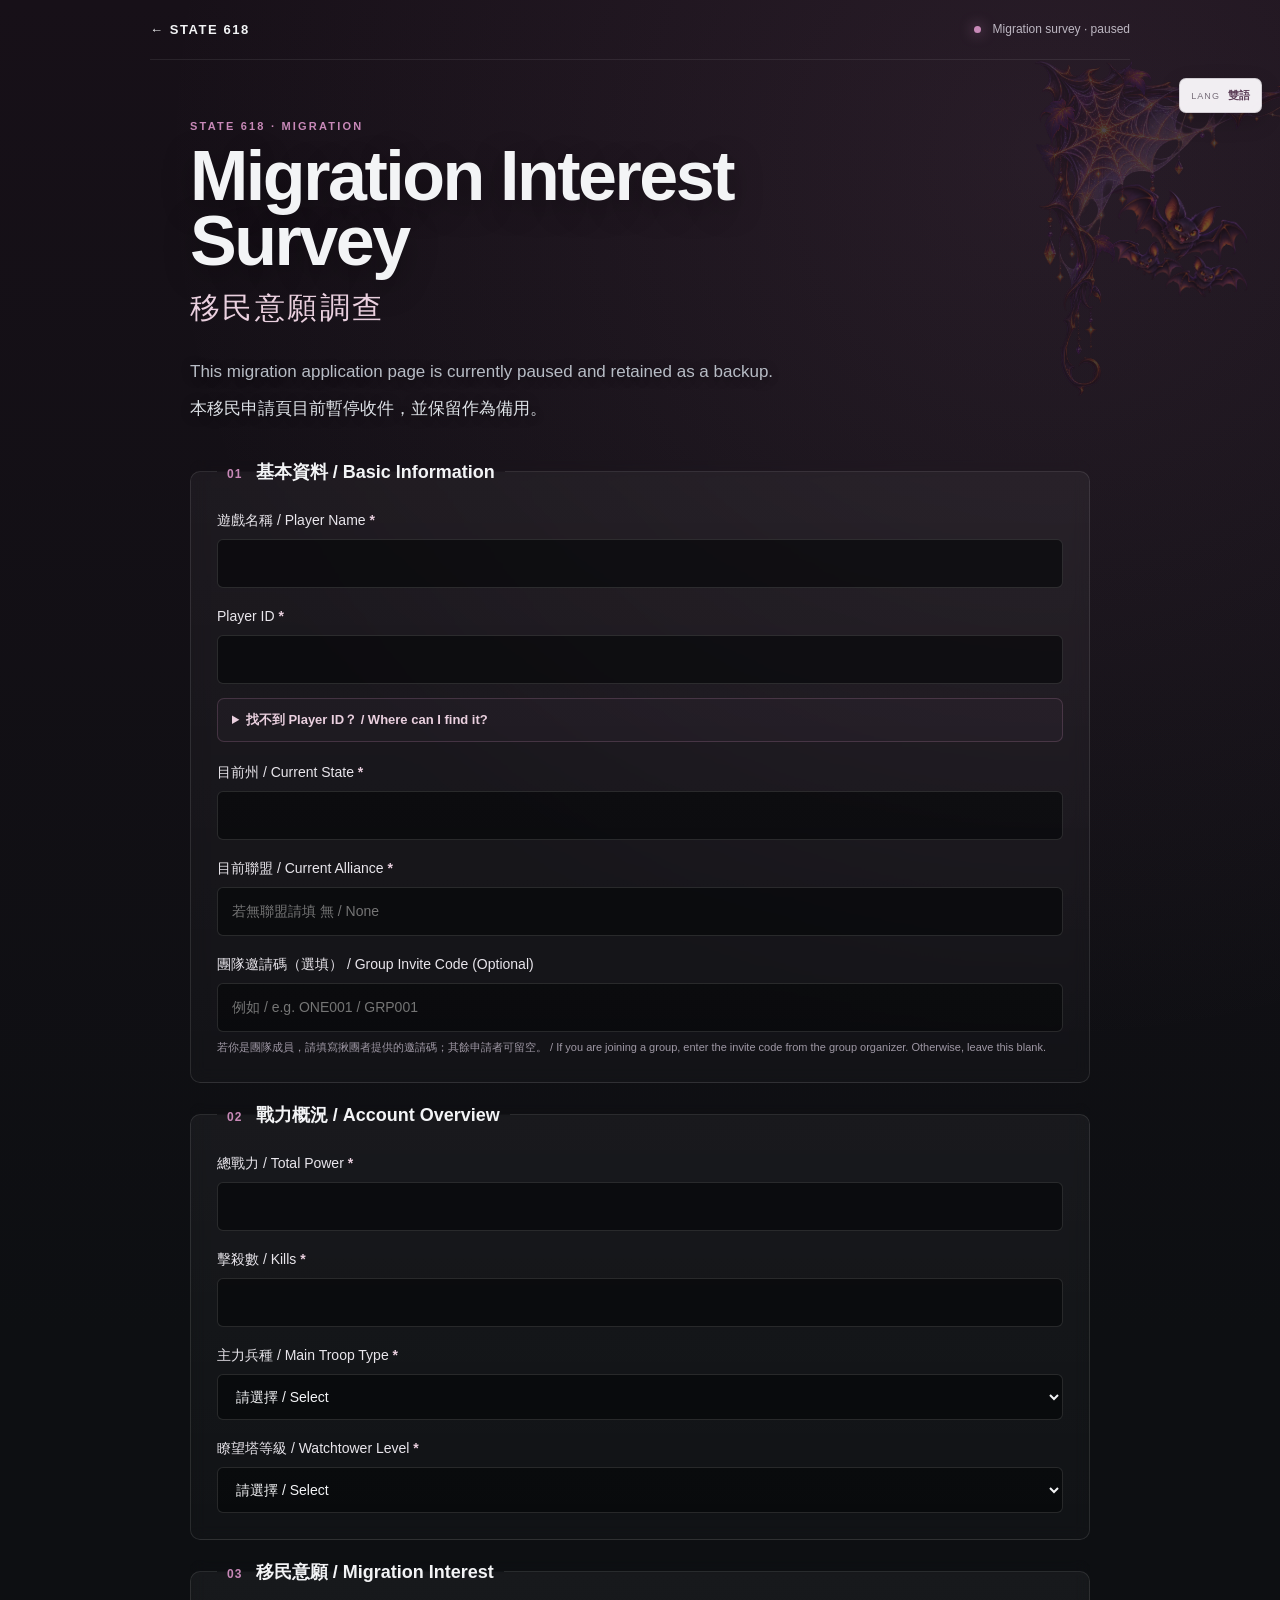
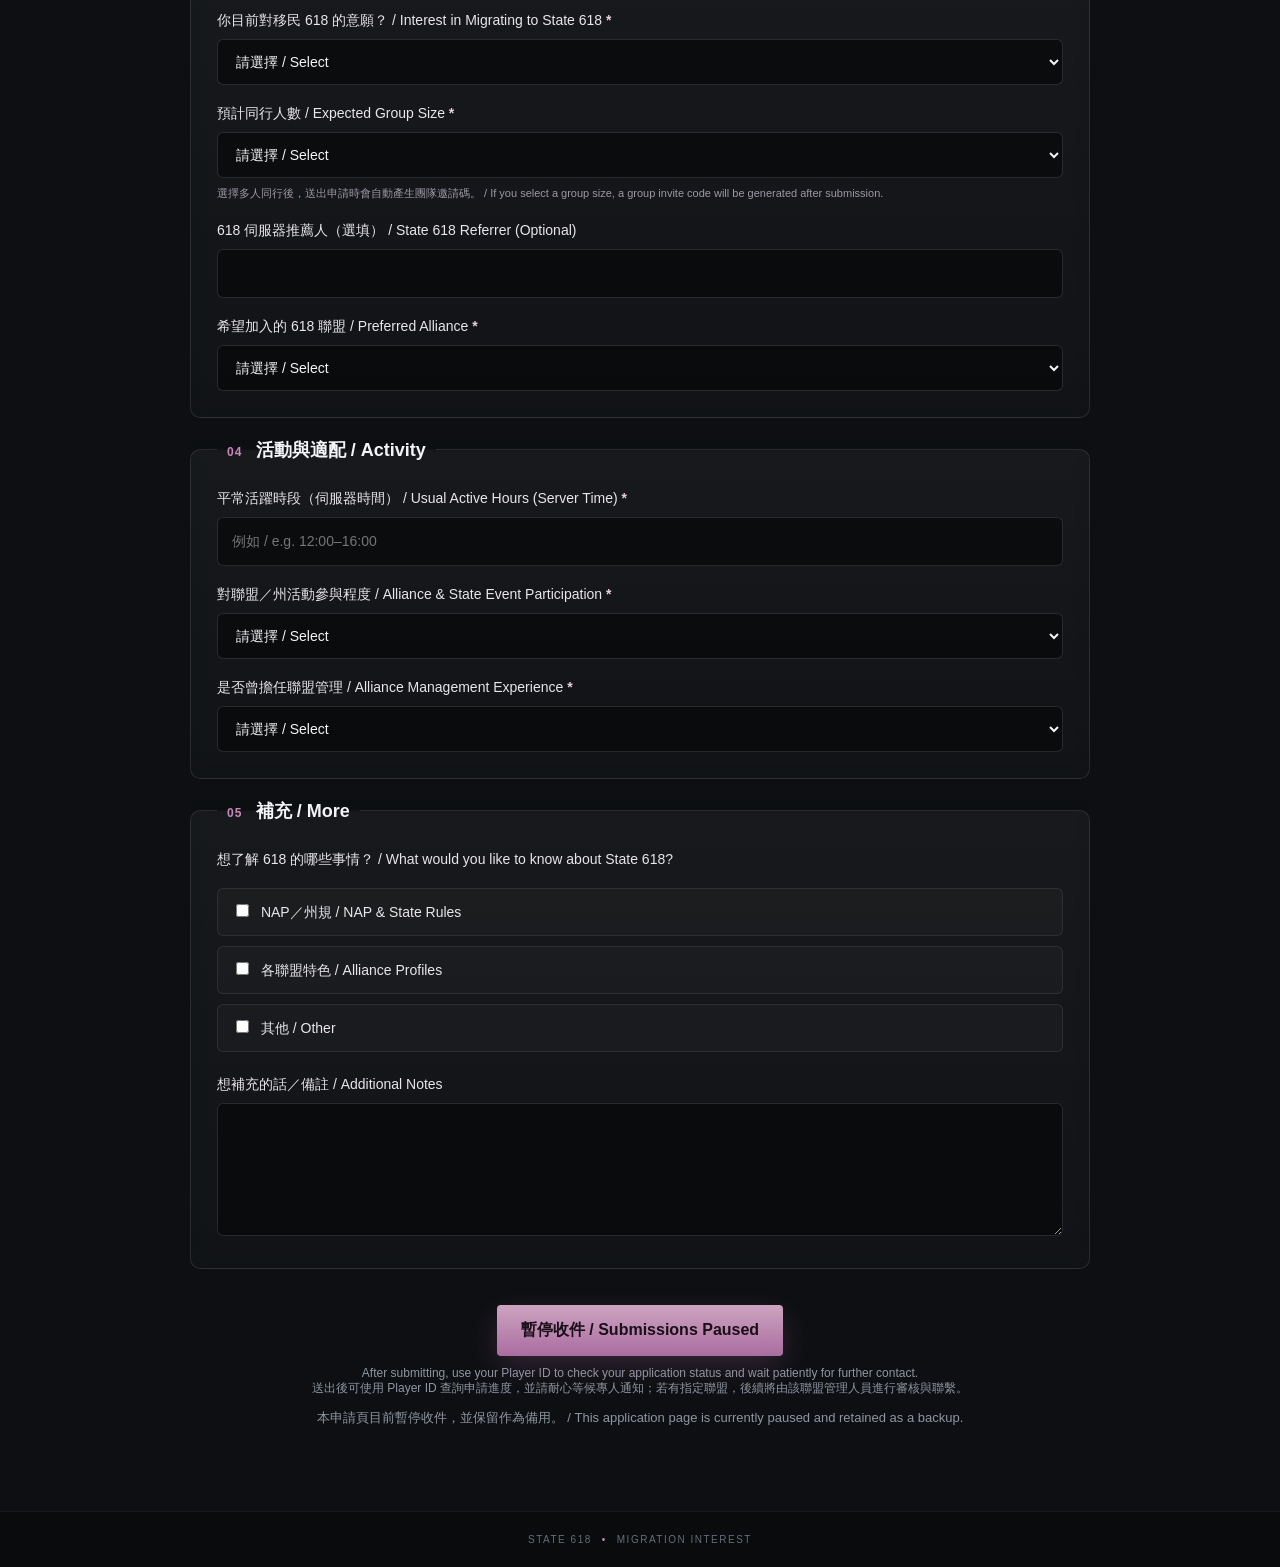
<file: apply.html>
<!DOCTYPE html>
<html lang="zh-Hant">
<head>
  <meta charset="UTF-8">
  <meta name="viewport" content="width=device-width, initial-scale=1.0">
  <meta name="theme-color" content="#211522">
  <title>STATE 618 | Migration Interest Survey</title>
  <link rel="stylesheet" href="styles.css?v=20261017-2245">
  <link rel="stylesheet" href="form.css?v=20261018-2245">
</head>
<body class="form-page">
  <header class="form-topbar">
    <a class="back-link" href="index.html">← STATE 618</a>
    <div class="form-status"><span class="status-dot"></span> Migration survey · paused</div>
  </header>
  <img class="form-halloween-art form-web-art" src="images/halloween-web-corner.png" alt="">
  <img class="form-halloween-art form-bats-art" src="images/halloween-bats.png" alt="">

  <main class="form-shell">
    <section class="form-intro">
      <div class="section-kicker">STATE 618 · MIGRATION</div>
      <h1>Migration Interest Survey</h1>
      <p class="zh-title">移民意願調查</p>
      <p class="intro en">
        This migration application page is currently paused and retained as a backup.
      </p>
      <p class="intro zh">本移民申請頁目前暫停收件，並保留作為備用。</p>
    </section>

    <form id="survey-form" class="survey-form">
      <fieldset>
        <legend><span>01</span> 基本資料 / Basic Information</legend>

        <label>遊戲名稱 / Player Name <b>*</b>
          <input type="text" name="player_name" required>
        </label>

        <label>Player ID <b>*</b>
          <input type="text" name="player_id" required>
        </label>

        <details class="id-help">
          <summary>找不到 Player ID？ / Where can I find it?</summary>
          <div class="id-help-body">
            <p>打開遊戲內的「帳號」頁面，找到標示為「ID」的欄位；紅框中的數字就是 Player ID。<br>Open the in-game Account page and look for the row labeled “ID”.</p>
            <a class="id-guide-link" href="images/player-id-guide.png" target="_blank" rel="noopener">
              <img class="id-guide-image" src="images/player-id-guide.png" alt="Player ID location guide">
            </a>
            <p class="id-guide-note">點圖片可放大查看 / Click the image to enlarge.</p>
          </div>
        </details>

        <label>目前州 / Current State <b>*</b>
          <input type="number" name="current_state" min="1" required>
        </label>

        <label>目前聯盟 / Current Alliance <b>*</b>
          <input type="text" name="current_alliance" required placeholder="若無聯盟請填 無 / None">
        </label>

        <label class="group-code-field">
          <span data-i18n-zh="團隊邀請碼（選填）" data-i18n-en="Group Invite Code (Optional)">團隊邀請碼（選填） / Group Invite Code (Optional)</span>
          <input type="text" name="group_code" id="group-code" maxlength="32" autocomplete="off" placeholder="例如 / e.g. ONE001 / GRP001">
          <small class="field-help" data-i18n-zh="若你是團隊成員，請填寫揪團者提供的邀請碼；其餘申請者可留空。" data-i18n-en="If you are joining a group, enter the invite code from the group organizer. Otherwise, leave this blank.">若你是團隊成員，請填寫揪團者提供的邀請碼；其餘申請者可留空。 / If you are joining a group, enter the invite code from the group organizer. Otherwise, leave this blank.</small>
        </label>
      </fieldset>

      <fieldset>
        <legend><span>02</span> 戰力概況 / Account Overview</legend>

        <label>總戰力 / Total Power <b>*</b>
          <input type="text" name="total_power" required>
        </label>

        <label>擊殺數 / Kills <b>*</b>
          <input type="text" name="kills" required>
        </label>

        <label>主力兵種 / Main Troop Type <b>*</b>
          <select name="main_troop" required>
            <option value="">請選擇 / Select</option>
            <option value="勇士">勇士 / Warrior</option>
            <option value="射手">射手 / Shooter</option>
            <option value="騎兵">騎兵 / Rider</option>
          </select>
        </label>

        <label>瞭望塔等級 / Watchtower Level <b>*</b>
          <select name="watchtower_level" required>
            <option value="">請選擇 / Select</option>
            <option>24</option><option>25</option><option>26</option><option>27</option>
            <option>28</option><option>29</option><option>30</option>
            <option value="工業1">工業1 / Industrial 1</option><option value="工業2">工業2 / Industrial 2</option><option value="工業3">工業3 / Industrial 3</option><option value="工業4">工業4 / Industrial 4</option><option value="工業5">工業5 / Industrial 5</option>
          </select>
        </label>
      </fieldset>

      <fieldset>
        <legend><span>03</span> 移民意願 / Migration Interest</legend>

        <label>你目前對移民 618 的意願？ / Interest in Migrating to State 618 <b>*</b>
          <select name="interest" required>
            <option value="">請選擇 / Select</option>
            <option value="確定想來">確定想來 / Definitely interested</option>
            <option value="高度考慮">高度考慮 / Strongly considering</option>
            <option value="想先了解">想先了解 / Want to learn more</option>
          </select>
        </label>

        <label id="group-size-field">預計同行人數 / Expected Group Size <b>*</b>
          <select name="group_size" id="group-size" required>
            <option value="">請選擇 / Select</option>
            <option value="自己">自己 / Solo</option>
            <option value="2–5 人">2–5 人 / 2–5 players</option>
            <option value="6–10 人">6–10 人 / 6–10 players</option>
            <option value="10+ 人／整團">10+ 人／整團 / 10+ players or full group</option>
          </select>
          <small class="field-help" data-i18n-zh="選擇多人同行後，送出申請時會自動產生團隊邀請碼。" data-i18n-en="If you select a group size, a group invite code will be generated after submission.">選擇多人同行後，送出申請時會自動產生團隊邀請碼。 / If you select a group size, a group invite code will be generated after submission.</small>
        </label>

        <div id="group-member-note" class="group-member-note" hidden>
          <strong data-i18n-zh="已使用團隊邀請碼" data-i18n-en="Group invite code detected">已使用團隊邀請碼 / Group invite code detected</strong>
          <span data-i18n-zh="同行人數以揪團者的申請為準，你不需要再次選擇。" data-i18n-en="Group size is taken from the organizer's application, so you do not need to select it again.">同行人數以揪團者的申請為準，你不需要再次選擇。 / Group size is taken from the organizer's application.</span>
        </div>

        <label>618 伺服器推薦人（選填） / State 618 Referrer (Optional)
          <input type="text" name="referrer">
        </label>

        <label>希望加入的 618 聯盟 / Preferred Alliance <b>*</b>
          <select name="preferred_alliance" required>
            <option value="">請選擇 / Select</option>
            <option>[RZN] Risen</option>
            <option>[3311] 青丘寨</option>
            <option>[RoD!] Reign of Dragons</option>
            <option>[RAW$] War Dominion</option>
            <option>[KNT] Knights of Round</option>
            <option>[WofA] Wolves of Anarchy</option>
            <option>[RZNA] Risen Academy</option>
            <option>[S_B] Storm Bringers</option>
            <option>[RnB] ReBoRN BiO</option>
            <option>[TCB] VenomousSlayers</option>
            <option>不限 / No preference</option>
            <option>尚未決定 / Not sure yet</option>
          </select>
        </label>
      </fieldset>

      <fieldset>
        <legend><span>04</span> 活動與適配 / Activity</legend>

        <label>平常活躍時段（伺服器時間） / Usual Active Hours (Server Time) <b>*</b>
          <input type="text" name="active_time" required placeholder="例如 / e.g. 12:00–16:00">
        </label>

        <label>對聯盟／州活動參與程度 / Alliance &amp; State Event Participation <b>*</b>
          <select name="activity_level" required>
            <option value="">請選擇 / Select</option>
            <option value="積極參與（每個活動都參與）">積極參與（每個活動都參與） / Highly active (join every event)</option>
            <option value="活躍">活躍 / Active</option>
            <option value="普通">普通 / Moderate</option>
            <option value="偶爾">偶爾 / Occasionally</option>
            <option value="幾乎沒有">幾乎沒有 / Rarely</option>
          </select>
        </label>

        <label>是否曾擔任聯盟管理 / Alliance Management Experience <b>*</b>
          <select name="management" required>
            <option value="">請選擇 / Select</option>
            <option>R5</option>
            <option>R4</option>
            <option value="無">無 / None</option>
          </select>
        </label>
      </fieldset>

      <fieldset>
        <legend><span>05</span> 補充 / More</legend>

        <div class="field-label">想了解 618 的哪些事情？ / What would you like to know about State 618?</div>
        <div class="checks">
          <label><input type="checkbox" name="questions" value="NAP／州規"> NAP／州規 / NAP &amp; State Rules</label>
          <label><input type="checkbox" name="questions" value="各聯盟特色"> 各聯盟特色 / Alliance Profiles</label>
          <label><input type="checkbox" name="questions" value="其他"> 其他 / Other</label>
        </div>

        <label>想補充的話／備註 / Additional Notes
          <textarea name="notes" rows="5"></textarea>
        </label>
      </fieldset>

      <div class="submit-area">
        <button class="primary submit-button" id="submit-button" type="submit">送出申請 / Submit Application</button>
        <p>
          After submitting, use your Player ID to check your application status and wait patiently for further contact.<br>
          送出後可使用 Player ID 查詢申請進度，並請耐心等候專人通知；若有指定聯盟，後續將由該聯盟管理人員進行審核與聯繫。
        </p>
        <div id="submit-result" class="submit-result"></div>
      </div>

      <input type="text" name="website" tabindex="-1" autocomplete="off" class="hp-field" aria-hidden="true">
    </form>

    <iframe id="submit-frame" name="submit-frame" hidden></iframe>
  </main>

  <audio id="site-bgm" src="audio/bgm.mp3" preload="auto" autoplay loop></audio>

  <footer class="site-footer">
    <span>STATE 618</span><span class="dot">•</span><span>Migration Interest</span>
  </footer>
  <script src="site.js?v=20261019-0415"></script>
  <script src="language.js?v=20261019-0415"></script>
</body>
</html>
</file>
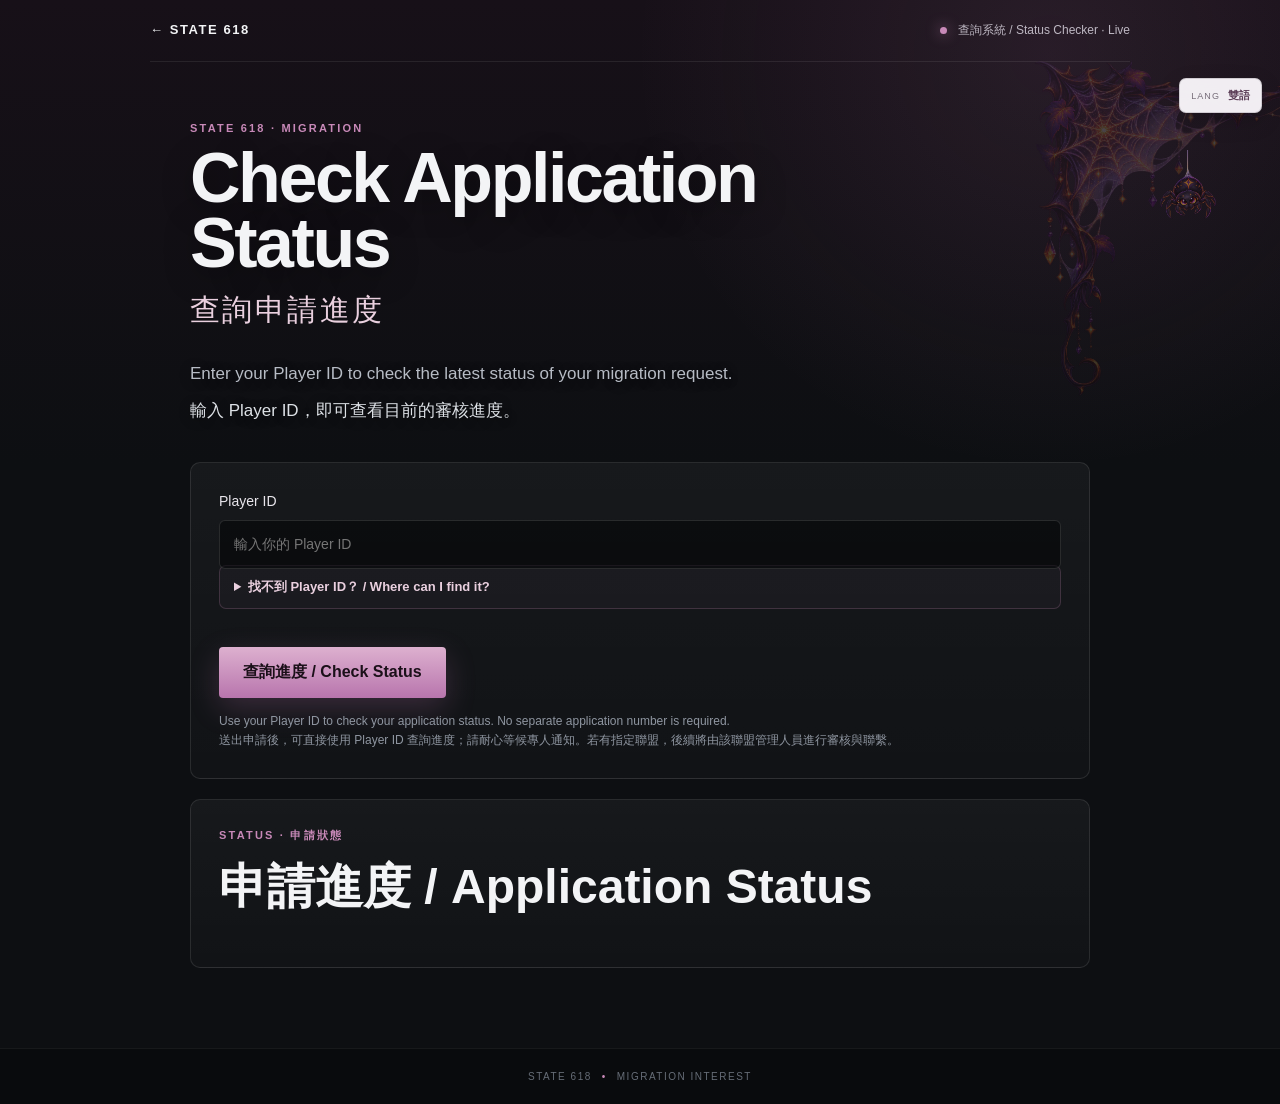
<file: status.html>
<!DOCTYPE html>
<html lang="zh-Hant">
<head>
  <meta charset="UTF-8">
  <meta name="viewport" content="width=device-width, initial-scale=1.0">
  <meta name="theme-color" content="#211522">
  <title>STATE 618 | Check Application Status</title>
  <link rel="stylesheet" href="styles.css?v=20261017-2245">
  <link rel="stylesheet" href="form.css?v=20261018-2245">
</head>
<body class="form-page">
  <header class="form-topbar">
    <a class="back-link" href="index.html">← STATE 618</a>
    <div class="form-status"><span class="status-dot"></span> 查詢系統 / Status Checker · Live</div>
  </header>
  <img class="form-halloween-art form-web-art" src="images/halloween-web-corner.png" alt="">
  <img class="form-halloween-art form-spider-art" src="images/halloween-spider.png" alt="">

  <main class="form-shell">
    <section class="form-intro">
      <div class="section-kicker">STATE 618 · MIGRATION</div>
      <h1>Check Application Status</h1>
      <p class="zh-title">查詢申請進度</p>
      <p class="intro en">
        Enter your Player ID to check the latest status of your migration request.
      </p>
      <p class="intro zh">輸入 Player ID，即可查看目前的審核進度。</p>
    </section>

    <section class="status-card">
      <label>Player ID
        <input type="text" id="player-id" placeholder="輸入你的 Player ID">
      </label>

      <details class="id-help">
        <summary>找不到 Player ID？ / Where can I find it?</summary>
        <div class="id-help-body">
          <p>打開遊戲內的「帳號」頁面，找到標示為「ID」的欄位；紅框中的數字就是 Player ID。<br>Open the in-game Account page and look for the row labeled “ID”.</p>
          <a class="id-guide-link" href="images/player-id-guide.png" target="_blank" rel="noopener">
            <img class="id-guide-image" src="images/player-id-guide.png" alt="Player ID location guide">
          </a>
          <p class="id-guide-note">點圖片可放大查看 / Click the image to enlarge.</p>
        </div>
      </details>

      <button class="primary status-button" id="check-status-button" type="button">
        查詢進度 / Check Status
      </button>

      <p class="status-help">
        Use your Player ID to check your application status. No separate application number is required.<br>
        送出申請後，可直接使用 Player ID 查詢進度；請耐心等候專人通知。若有指定聯盟，後續將由該聯盟管理人員進行審核與聯繫。
      </p>
    </section>

    <section class="status-preview">
      <div class="section-kicker">STATUS · 申請狀態</div>
      <h2>Application Status / 申請進度</h2>

      <div class="status-result" id="live-status-result" hidden></div>
    </section>
  </main>

  <audio id="site-bgm" src="audio/bgm.mp3" preload="auto" autoplay loop></audio>

  <footer class="site-footer">
    <span>STATE 618</span><span class="dot">•</span><span>Migration Interest</span>
  </footer>
  <script src="site.js?v=20261019-0415"></script>
  <script src="language.js?v=20261019-0415"></script>
</body>
</html>
</file>
<file: styles.css>
:root {
  --bg: #0d0f12;
  --panel: rgba(17, 20, 24, 0.82);
  --text: #f3f4f6;
  --muted: #b7bcc5;
  --accent: #c889b8;
  --accent-soft: #ead0df;
  --line: rgba(255,255,255,.12);
}

* { box-sizing: border-box; }

html { scroll-behavior: smooth; }

html, body {
  margin: 0;
  min-height: 100%;
  background: var(--bg);
  color: var(--text);
  font-family: "Segoe UI", "Noto Sans TC", Arial, sans-serif;
}

body { min-height: 100vh; }

.hero {
  position: relative;
  min-height: 100vh;
  overflow: hidden;
  display: flex;
  flex-direction: column;
  justify-content: center;
  background:
    radial-gradient(circle at 78% 34%, rgba(232,145,105,.18), transparent 28%),
    linear-gradient(90deg, rgba(30,18,33,.90), rgba(70,42,76,.48) 50%, rgba(92,49,64,.44)),
    url("images/hero.png") center center / cover no-repeat;
}

.hero::before {
  content: "";
  position: absolute;
  inset: 0;
  opacity: .12;
  background-image:
    linear-gradient(rgba(255,255,255,.025) 1px, transparent 1px),
    linear-gradient(90deg, rgba(255,255,255,.025) 1px, transparent 1px);
  background-size: 42px 42px;
}

.overlay {
  position: absolute;
  inset: 0;
  background:
    linear-gradient(180deg, rgba(4,5,6,.25), transparent 45%, rgba(4,5,6,.58)),
    linear-gradient(90deg, rgba(5,6,8,.45), rgba(5,6,8,.06) 58%, rgba(5,6,8,.22));
}

.topbar {
  position: absolute;
  z-index: 2;
  top: 0;
  left: 0;
  right: 0;
  width: min(1180px, calc(100% - 40px));
  margin: 0 auto;
  padding: 24px 0;
  display: flex;
  align-items: center;
  justify-content: space-between;
  gap: 20px;
  border-bottom: 1px solid rgba(255,255,255,.09);
}

.brand {
  font-size: 14px;
  font-weight: 800;
  letter-spacing: .15em;
}

.brand span { color: var(--accent); }

.top-status {
  font-size: 12px;
  color: #c2c7ce;
  letter-spacing: .04em;
}

.status-dot {
  display: inline-block;
  width: 7px;
  height: 7px;
  margin-right: 8px;
  border-radius: 50%;
  background: var(--accent);
  box-shadow: 0 0 14px rgba(200,137,184,.76);
}

.content {
  position: relative;
  z-index: 1;
  width: min(1180px, calc(100% - 40px));
  margin: 0 auto;
  padding: 110px 0 100px;
}

.eyebrow {
  display: inline-block;
  font-size: 11px;
  letter-spacing: .26em;
  color: var(--accent-soft);
  border: 1px solid rgba(200,137,184,.48);
  background: rgba(9,10,12,.34);
  padding: 8px 12px;
  margin-bottom: 20px;
}

.state-mark {
  font-size: clamp(26px, 4vw, 52px);
  font-weight: 800;
  letter-spacing: .08em;
  line-height: 1;
  margin-bottom: 16px;
}

.state-mark span { color: var(--accent); }

h1 {
  margin: 0;
  font-size: clamp(44px, 7vw, 86px);
  line-height: .93;
  max-width: 790px;
  letter-spacing: -.035em;
  text-shadow: 0 8px 30px rgba(0,0,0,.34);
}

.zh-title {
  margin: 14px 0 28px;
  font-size: clamp(20px, 3vw, 30px);
  color: var(--accent-soft);
  letter-spacing: .08em;
}

.intro {
  max-width: 650px;
  color: var(--muted);
  font-size: 17px;
  line-height: 1.75;
  margin: 0 0 7px;
  text-shadow: 0 2px 12px rgba(0,0,0,.45);
}

.intro.zh {
  color: #dde1e6;
  margin-top: 5px;
}

.actions {
  margin-top: 32px;
  display: flex;
  flex-wrap: wrap;
  align-items: center;
  gap: 14px;
}

.primary {
  appearance: none;
  display: inline-block;
  text-decoration: none;
  border: 0;
  background: linear-gradient(180deg, #ddb0cf, #b875ad);
  color: #1b1019;
  font-weight: 800;
  font-size: 16px;
  padding: 15px 24px;
  min-width: 210px;
  border-radius: 4px;
  box-shadow: 0 10px 30px rgba(184,117,173,.24);
}

.primary:disabled {
  opacity: .92;
  cursor: default;
}

.secondary-link {
  display: inline-block;
  min-width: 210px;
  padding: 14px 24px;
  border: 1px solid rgba(200,137,184,.58);
  border-radius: 4px;
  background: rgba(26,18,28,.72);
  color: var(--accent-soft);
  text-decoration: none;
  text-align: center;
  font-size: 16px;
  font-weight: 800;
  box-shadow: 0 10px 30px rgba(0,0,0,.18);
  transition: background .2s ease, border-color .2s ease, transform .2s ease;
}

.secondary-link:hover {
  background: rgba(200,137,184,.14);
  border-color: rgba(234,208,223,.82);
  transform: translateY(-1px);
}

.status {
  color: #c3c8ce;
  font-size: 14px;
}

.note {
  margin-top: 26px;
  padding-top: 17px;
  border-top: 1px solid rgba(255,255,255,.14);
  max-width: 650px;
  color: #9da4ae;
  font-size: 13px;
  line-height: 1.6;
}

.scroll-hint {
  position: absolute;
  z-index: 2;
  left: 50%;
  bottom: 20px;
  transform: translateX(-50%);
  color: rgba(255,255,255,.55);
  font-size: 11px;
  letter-spacing: .15em;
  text-transform: uppercase;
}

.draft-section {
  background:
    radial-gradient(circle at 82% 0%, rgba(200,137,184,.16), transparent 28%),
    #0d0f12;
  border-top: 1px solid rgba(255,255,255,.06);
}

.draft-wrap {
  width: min(1180px, calc(100% - 40px));
  margin: 0 auto;
  padding: 86px 0 92px;
}

.section-kicker {
  color: var(--accent);
  font-size: 11px;
  font-weight: 700;
  letter-spacing: .2em;
  margin-bottom: 12px;
}

.draft-section h2 {
  margin: 0;
  font-size: clamp(34px, 5vw, 58px);
  letter-spacing: -.025em;
}

.section-lead {
  max-width: 650px;
  margin: 14px 0 34px;
  color: var(--muted);
  font-size: 16px;
  line-height: 1.7;
}

.cards {
  display: grid;
  grid-template-columns: repeat(3, 1fr);
  gap: 16px;
}

.card {
  min-height: 190px;
  padding: 24px;
  border: 1px solid rgba(255,255,255,.10);
  background: linear-gradient(180deg, rgba(255,255,255,.045), rgba(255,255,255,.018));
  border-radius: 8px;
}

.card-no {
  color: var(--accent);
  font-size: 12px;
  font-weight: 800;
  letter-spacing: .18em;
  margin-bottom: 44px;
}

.card h3 {
  margin: 0 0 10px;
  font-size: 20px;
}

.card p {
  margin: 0;
  color: #aeb4bd;
  font-size: 14px;
  line-height: 1.7;
}

.draft-note {
  margin-top: 24px;
  color: #8f96a1;
  font-size: 13px;
}

.site-footer {
  display: flex;
  justify-content: center;
  gap: 10px;
  padding: 22px;
  border-top: 1px solid rgba(255,255,255,.06);
  background: #090b0d;
  color: #666d77;
  font-size: 10px;
  letter-spacing: .15em;
  text-transform: uppercase;
}

.dot { color: var(--accent); }

@media (max-width: 780px) {
  .topbar {
    width: min(100% - 28px, 1180px);
    padding-top: 18px;
  }

  .top-status { display: none; }

  .content {
    width: min(100% - 28px, 1180px);
    padding: 100px 0 90px;
  }

  .eyebrow {
    font-size: 10px;
    letter-spacing: .18em;
  }

  .intro { font-size: 15px; }

  .actions {
    align-items: stretch;
    flex-direction: column;
    max-width: 360px;
  }

  .primary,
  .secondary-link { width: 100%; }

  .status { text-align: center; }

  .draft-wrap {
    width: min(100% - 28px, 1180px);
    padding: 64px 0 70px;
  }

  .cards { grid-template-columns: 1fr; }

  .card { min-height: 0; }

  .card-no { margin-bottom: 24px; }
}

/* Halloween seasonal accents */
.halloween-art {
  position: absolute;
  z-index: 1;
  pointer-events: none;
  user-select: none;
}

.web-art {
  top: 76px;
  right: -34px;
  width: min(31vw, 420px);
  opacity: .32;
  transform: rotate(2deg);
}

.bats-art {
  top: 18%;
  right: 5%;
  width: min(19vw, 250px);
  opacity: .58;
  filter: drop-shadow(0 8px 24px rgba(0,0,0,.28));
}

.pumpkin-art {
  right: 3.5%;
  bottom: 2.5%;
  width: min(12vw, 155px);
  opacity: .86;
  filter: drop-shadow(0 10px 26px rgba(0,0,0,.36));
}

.draft-section {
  position: relative;
  overflow: hidden;
}

.spider-art {
  top: 24px;
  right: 5%;
  width: min(8vw, 92px);
  opacity: .72;
}

@media (max-width: 760px) {
  .web-art {
    width: 210px;
    right: -75px;
    opacity: .22;
  }

  .bats-art {
    top: 13%;
    right: -24px;
    width: 150px;
    opacity: .38;
  }

  .pumpkin-art {
    width: 90px;
    right: 10px;
    bottom: 52px;
    opacity: .72;
  }

  .spider-art {
    width: 58px;
    right: 12px;
    opacity: .58;
  }
}

.manager-entry{margin-top:18px}
.manager-entry a{
  display:inline-block;
  color:rgba(238,228,239,.84);
  text-decoration:none;
  font-size:14px;
  font-weight:700;
  letter-spacing:.035em;
  padding:8px 12px;
  border:1px solid rgba(232,222,233,.22);
  border-radius:5px;
  background:rgba(16,13,18,.34);
  transition:background .2s ease,border-color .2s ease,color .2s ease,transform .2s ease;
}
.manager-entry a:hover{
  color:var(--accent-soft);
  border-color:rgba(234,208,223,.50);
  background:rgba(200,137,184,.10);
  transform:translateY(-1px);
}

/* Shared language selector */
.language-switcher{
  position:fixed;right:18px;top:78px;z-index:120;
  font-family:"Segoe UI","Noto Sans TC",Arial,sans-serif;
}
.language-switcher summary{
  list-style:none;cursor:pointer;display:flex;align-items:center;gap:8px;
  padding:9px 11px;border:1px solid rgba(255,255,255,.16);border-radius:7px;
  background:rgba(14,12,16,.88);backdrop-filter:blur(12px);
  color:#eee8f0;font-size:11px;box-shadow:0 8px 22px rgba(0,0,0,.22);
}
.language-switcher summary::-webkit-details-marker{display:none}
.language-switcher summary span{color:#a69faa;letter-spacing:.12em;font-size:9px}
.language-switcher summary strong{color:#f0d7e8;font-size:11px}
.language-menu{
  position:absolute;right:0;top:42px;width:190px;padding:8px;
  border:1px solid rgba(255,255,255,.13);border-radius:8px;
  background:#121015;box-shadow:0 18px 36px rgba(0,0,0,.34);
}
.language-option{
  width:100%;padding:10px 11px;border:0;border-radius:6px;
  text-align:left;background:transparent;color:#d9d3dc;cursor:pointer;font-size:12px;
}
.language-option:hover,.language-option.active{background:rgba(200,137,184,.12);color:#fff}
.language-coming{padding:9px 11px 5px;color:#776f7c;font-size:9px;line-height:1.4}
@media(max-width:700px){
  .language-switcher{top:auto;bottom:16px;right:12px}
  .language-menu{top:auto;bottom:42px}
}

/* Language selector contrast revision */
.language-switcher summary{
  border-color:rgba(35,28,39,.16);
  background:rgba(250,247,251,.96);
  color:#251e28;
  box-shadow:0 8px 22px rgba(0,0,0,.18);
}
.language-switcher summary span{color:#766d79}
.language-switcher summary strong{color:#5d3f58}
.language-menu{
  border-color:rgba(35,28,39,.12);
  background:#fbf8fc;
  box-shadow:0 18px 36px rgba(0,0,0,.24);
}
.language-option{color:#302733}
.language-option:hover,.language-option.active{
  background:#ead8e6;
  color:#2a1f2a;
}
.language-coming{
  color:#817786;
  border-top:1px solid rgba(35,28,39,.08);
  margin-top:5px;
  padding-top:10px;
}

/* Multilingual selector expansion */
.language-menu{
  max-height:min(68vh,460px);
  overflow-y:auto;
  overscroll-behavior:contain;
  scrollbar-width:thin;
}
.language-option{white-space:nowrap}
</file>
<file: form.css>
.form-page {
  background:
    radial-gradient(circle at 82% 5%, rgba(200,137,184,.10), transparent 28%),
    linear-gradient(180deg, #171018, #0d0f12 42%);
}

.form-topbar {
  width: min(980px, calc(100% - 32px));
  margin: 0 auto;
  padding: 22px 0;
  display: flex;
  justify-content: space-between;
  gap: 20px;
  border-bottom: 1px solid rgba(255,255,255,.08);
}

.back-link {
  color: var(--text);
  text-decoration: none;
  font-weight: 800;
  letter-spacing: .12em;
  font-size: 13px;
}

.form-status {
  color: #bdb7c2;
  font-size: 12px;
}

.form-shell {
  width: min(900px, calc(100% - 32px));
  margin: 0 auto;
  padding: 60px 0 80px;
}

.form-intro {
  margin-bottom: 36px;
}

.form-intro h1 {
  font-size: clamp(40px, 7vw, 70px);
  max-width: 760px;
}

.survey-form {
  display: grid;
  gap: 20px;
}

fieldset {
  margin: 0;
  padding: 26px;
  border: 1px solid rgba(255,255,255,.10);
  border-radius: 10px;
  background: linear-gradient(180deg, rgba(255,255,255,.045), rgba(255,255,255,.018));
  backdrop-filter: blur(8px);
}

legend {
  padding: 0 10px;
  font-size: 18px;
  font-weight: 800;
}

legend span {
  color: var(--accent);
  margin-right: 8px;
  font-size: 12px;
  letter-spacing: .1em;
}

.survey-form label,
.field-label {
  display: block;
  margin: 0 0 18px;
  color: #e9e6ec;
  font-size: 14px;
  line-height: 1.5;
}

.survey-form label:last-child {
  margin-bottom: 0;
}

.survey-form b {
  color: var(--accent-soft);
}

input[type="text"],
input[type="number"],
select,
textarea {
  width: 100%;
  margin-top: 8px;
  padding: 13px 14px;
  border: 1px solid rgba(255,255,255,.12);
  border-radius: 6px;
  background: rgba(6,7,9,.62);
  color: var(--text);
  font: inherit;
  outline: none;
}

input:focus,
select:focus,
textarea:focus {
  border-color: rgba(200,137,184,.75);
  box-shadow: 0 0 0 3px rgba(200,137,184,.10);
}

select option {
  background: #151118;
  color: #f3f4f6;
}

textarea {
  resize: vertical;
  min-height: 120px;
}

.checks {
  display: grid;
  gap: 10px;
  margin: 10px 0 22px;
}

.checks label {
  margin: 0;
  padding: 12px 14px;
  border: 1px solid rgba(255,255,255,.08);
  border-radius: 6px;
  background: rgba(255,255,255,.025);
}

.checks input {
  margin-right: 8px;
  accent-color: #b875ad;
}

.submit-area {
  text-align: center;
  padding: 16px 0 4px;
}

.submit-button {
  min-width: 280px;
}

.submit-area p {
  color: #8f96a1;
  font-size: 12px;
  margin-top: 10px;
}

@media (max-width: 640px) {
  .form-shell {
    padding-top: 44px;
  }

  fieldset {
    padding: 20px 16px;
  }

  .form-status {
    display: none;
  }

  .submit-button {
    width: 100%;
    min-width: 0;
  }
}

.status-card,
.status-preview {
  margin-top: 20px;
  padding: 28px;
  border: 1px solid rgba(255,255,255,.10);
  border-radius: 10px;
  background: linear-gradient(180deg, rgba(255,255,255,.045), rgba(255,255,255,.018));
}

.status-card label {
  display: block;
  color: #e9e6ec;
  font-size: 14px;
  line-height: 1.5;
}

.status-button {
  margin-top: 18px;
  min-width: 220px;
}

.status-help {
  margin: 14px 0 0;
  color: #8f96a1;
  font-size: 12px;
  line-height: 1.6;
}

.status-preview h2 {
  margin: 0 0 20px;
  font-size: clamp(30px, 5vw, 48px);
}

.status-result {
  border-top: 1px solid rgba(255,255,255,.09);
}

.result-row {
  display: grid;
  grid-template-columns: 1fr 1.4fr;
  gap: 20px;
  padding: 16px 0;
  border-bottom: 1px solid rgba(255,255,255,.08);
  color: #9ea5ae;
  font-size: 14px;
}

.result-row strong {
  color: #f1eef3;
  font-weight: 700;
}

.badge {
  display: inline-block;
  width: fit-content;
  padding: 6px 10px;
  border-radius: 999px;
  font-size: 11px;
  letter-spacing: .04em;
  border: 1px solid rgba(255,255,255,.12);
}

.badge.received { color: #d6d0dc; background: rgba(214,208,220,.08); }
.badge.interview { color: #dfc9ef; background: rgba(151,103,178,.14); border-color: rgba(151,103,178,.34); }
.badge.reviewing { color: #ead0df; background: rgba(200,137,184,.12); border-color: rgba(200,137,184,.32); }
.badge.approved { color: #cfe9d7; background: rgba(115,176,132,.12); border-color: rgba(115,176,132,.30); }
.badge.waitlist { color: #eadab8; background: rgba(194,154,84,.12); border-color: rgba(194,154,84,.28); }
.badge.declined { color: #e3b8bd; background: rgba(176,88,101,.12); border-color: rgba(176,88,101,.28); }

.status-legend {
  display: flex;
  flex-wrap: wrap;
  gap: 8px;
  margin-top: 22px;
}

.secondary-link {
  display: inline-block;
  color: #e4d9e8;
  text-decoration: none;
  padding: 14px 18px;
  border: 1px solid rgba(255,255,255,.16);
  border-radius: 4px;
  background: rgba(255,255,255,.035);
}

.secondary-link:hover {
  border-color: rgba(200,137,184,.40);
  background: rgba(200,137,184,.08);
}

@media (max-width: 640px) {
  .result-row {
    grid-template-columns: 1fr;
    gap: 6px;
  }

  .status-button {
    width: 100%;
  }
}

.submit-result {
  min-height: 1.4em;
  margin-top: 12px;
  font-size: 13px;
}
.submit-result.success { color: #cfe9d7; }
.submit-result.muted { color: #8f96a1; }
.status-error {
  padding: 18px 0;
  color: #e3b8bd;
}
.hp-field {
  position: absolute !important;
  left: -9999px !important;
  width: 1px !important;
  height: 1px !important;
  opacity: 0 !important;
}

.status-note {
  margin-top: 20px;
  padding: 14px 16px;
  border-left: 3px solid rgba(200,137,184,.7);
  background: rgba(200,137,184,.07);
  color: #ddd6e2;
  line-height: 1.7;
  font-size: 14px;
}

.id-help {
  margin: -4px 0 20px;
  border: 1px solid rgba(200,137,184,.22);
  border-radius: 7px;
  background: rgba(200,137,184,.035);
  overflow: hidden;
}

.id-help summary {
  padding: 12px 14px;
  cursor: pointer;
  color: var(--accent-soft);
  font-size: 13px;
  font-weight: 700;
  user-select: none;
}

.id-help summary:hover {
  background: rgba(200,137,184,.07);
}

.id-help-body {
  display: grid;
  grid-template-columns: 1fr 190px;
  gap: 16px;
  align-items: center;
  padding: 14px;
  border-top: 1px solid rgba(255,255,255,.07);
  color: #c7c2ca;
  font-size: 12px;
  line-height: 1.65;
}

.id-help-body p {
  margin: 0;
}

.id-mini-card {
  padding: 12px;
  border-radius: 8px;
  background: #e8dac8;
  color: #3a2e2d;
  text-align: center;
  font-size: 11px;
  box-shadow: inset 0 0 0 1px rgba(84,63,57,.18);
}

.id-mini-row {
  display: flex;
  justify-content: space-between;
  margin-top: 9px;
  padding: 7px 8px;
  border: 2px solid #ef3d45;
  border-radius: 4px;
  background: rgba(255,255,255,.32);
  text-align: left;
}

@media (max-width: 640px) {
  .id-help-body {
    grid-template-columns: 1fr;
  }
}

.id-help-body {
  display: block;
}

.id-guide-link {
  display: block;
  margin-top: 12px;
}

.id-guide-image {
  display: block;
  width: 100%;
  max-width: 620px;
  margin: 0 auto;
  border-radius: 8px;
  border: 1px solid rgba(255,255,255,.10);
  box-shadow: 0 10px 28px rgba(0,0,0,.24);
}

.id-guide-note {
  margin-top: 8px !important;
  text-align: center;
  color: #9f98a7 !important;
  font-size: 11px !important;
}

/* Halloween seasonal accents */
.form-page {
  position: relative;
  overflow-x: hidden;
}

.form-halloween-art {
  position: absolute;
  pointer-events: none;
  user-select: none;
  z-index: 0;
}

.form-shell,
.form-topbar {
  position: relative;
  z-index: 1;
}

.form-web-art {
  top: 58px;
  right: -92px;
  width: min(27vw, 340px);
  opacity: .18;
}

.form-bats-art {
  top: 170px;
  right: 2.5%;
  width: min(13vw, 145px);
  opacity: .34;
}

.form-spider-art {
  top: 150px;
  right: 4%;
  width: min(7vw, 82px);
  opacity: .48;
}

.id-help-body {
  display: block;
}

.id-guide-link {
  display: block;
  margin-top: 12px;
}

.id-guide-image {
  display: block;
  width: 100%;
  max-width: 620px;
  margin: 0 auto;
  border-radius: 8px;
  border: 1px solid rgba(255,255,255,.10);
  box-shadow: 0 10px 28px rgba(0,0,0,.24);
}

.id-guide-note {
  margin-top: 8px !important;
  text-align: center;
  color: #9f98a7 !important;
  font-size: 11px !important;
}

@media (max-width: 760px) {
  .form-web-art {
    width: 220px;
    right: -112px;
    opacity: .12;
  }

  .form-bats-art,
  .form-spider-art {
    display: none;
  }
}

.group-code-field{margin-top:2px}
.field-help{
  display:block;
  margin-top:7px;
  color:#9f98a5;
  font-size:11px;
  line-height:1.55;
  font-weight:400;
}
.group-code-field input:not(:placeholder-shown){
  border-color:rgba(200,137,184,.46);
}

.submit-result.success a{
  display:inline-block;
  margin-top:8px;
  color:#ead0df;
  word-break:break-all;
}
.submit-result.error{color:#e3b8bd}

.group-member-note{
  margin:-2px 0 18px;
  padding:12px 14px;
  border:1px solid rgba(200,137,184,.22);
  border-radius:7px;
  background:rgba(200,137,184,.06);
}
.group-member-note strong,
.group-member-note span{
  display:block;
}
.group-member-note strong{
  color:#ead0df;
  font-size:13px;
}
.group-member-note span{
  margin-top:4px;
  color:#aaa2ae;
  font-size:11px;
  line-height:1.55;
}

.applicant-info-request{display:grid;gap:6px;margin:14px 0;padding:14px 15px;border-left:4px solid rgba(194,128,186,.92);background:rgba(194,128,186,.09);border-radius:6px}
.applicant-info-request b{color:#f2d7ef;font-size:14px}
.applicant-info-request strong{color:#fff;font-size:13px}
.applicant-info-request span{color:#d4c6d3;font-size:13px;line-height:1.55}
.applicant-info-request small{color:#9f939f;font-size:11px;line-height:1.45}

.submit-success-title{margin-bottom:14px;color:#d9f0df;font-size:15px;font-weight:800}
.group-code-card{margin:18px 0;padding:22px 18px;border:1px solid rgba(232,170,216,.48);border-radius:12px;background:linear-gradient(180deg,rgba(200,137,184,.16),rgba(200,137,184,.07));box-shadow:0 14px 34px rgba(0,0,0,.20),inset 0 0 0 1px rgba(255,255,255,.03);text-align:center}
.group-code-eyebrow{display:block;margin-bottom:9px;color:#d8c6d7;font-size:12px;font-weight:800;letter-spacing:.08em;text-transform:uppercase}
.group-code-value{display:block;color:#fff;font-family:ui-monospace,SFMono-Regular,Menlo,Consolas,monospace;font-size:clamp(32px,8vw,50px);font-weight:500;line-height:1.12;letter-spacing:.14em;font-variant-numeric:tabular-nums;text-shadow:none;-webkit-font-smoothing:antialiased}
.group-code-card p{margin:14px auto 0;max-width:650px;color:#d7ced8;font-size:13px;line-height:1.65}
.group-code-actions{display:flex;flex-wrap:wrap;justify-content:center;gap:10px;margin-top:16px}
.group-copy-button{padding:10px 14px;border:1px solid rgba(255,255,255,.18);border-radius:7px;background:#1a151c;color:#f4edf4;font:inherit;font-size:12px;font-weight:800;cursor:pointer}
.group-copy-button:hover{border-color:rgba(232,170,216,.55);background:#241a24}
.group-share-link{display:block;margin-top:14px;color:#e6cce1;font-size:11px;line-height:1.55;overflow-wrap:anywhere}
.status-result .group-code-card{margin:16px 0;text-align:left}
.status-result .group-code-card .group-code-actions{justify-content:flex-start}
.status-result .group-code-card p{margin-left:0}
@media(max-width:640px){
  .group-code-card{padding:20px 14px}
  .group-code-actions{display:grid;grid-template-columns:1fr}
  .group-copy-button{width:100%}
}

.alliance-offer-box{display:grid;gap:9px;margin:18px 0;padding:16px 17px;border:1px solid rgba(230,170,104,.30);border-left:4px solid rgba(230,170,104,.88);border-radius:8px;background:rgba(230,170,104,.07)}
.alliance-offer-box b{color:#f0cfaa;font-size:15px}
.alliance-offer-box span{color:#c7bbc7;font-size:12px;line-height:1.55}
.alliance-offer-box.waiting{border-left-color:rgba(200,137,184,.72);background:rgba(200,137,184,.06)}
.alliance-offer-list{display:grid;gap:9px;margin-top:5px}
.alliance-choice-button{width:100%;padding:12px 14px;border:1px solid rgba(255,255,255,.15);border-radius:8px;background:#171218;color:#f5eff5;font:inherit;font-size:13px;font-weight:800;text-align:left;cursor:pointer}
.alliance-choice-button:hover{border-color:rgba(230,170,104,.55);background:#211817}
.alliance-choice-button:disabled{opacity:.58;cursor:wait}
</file>
